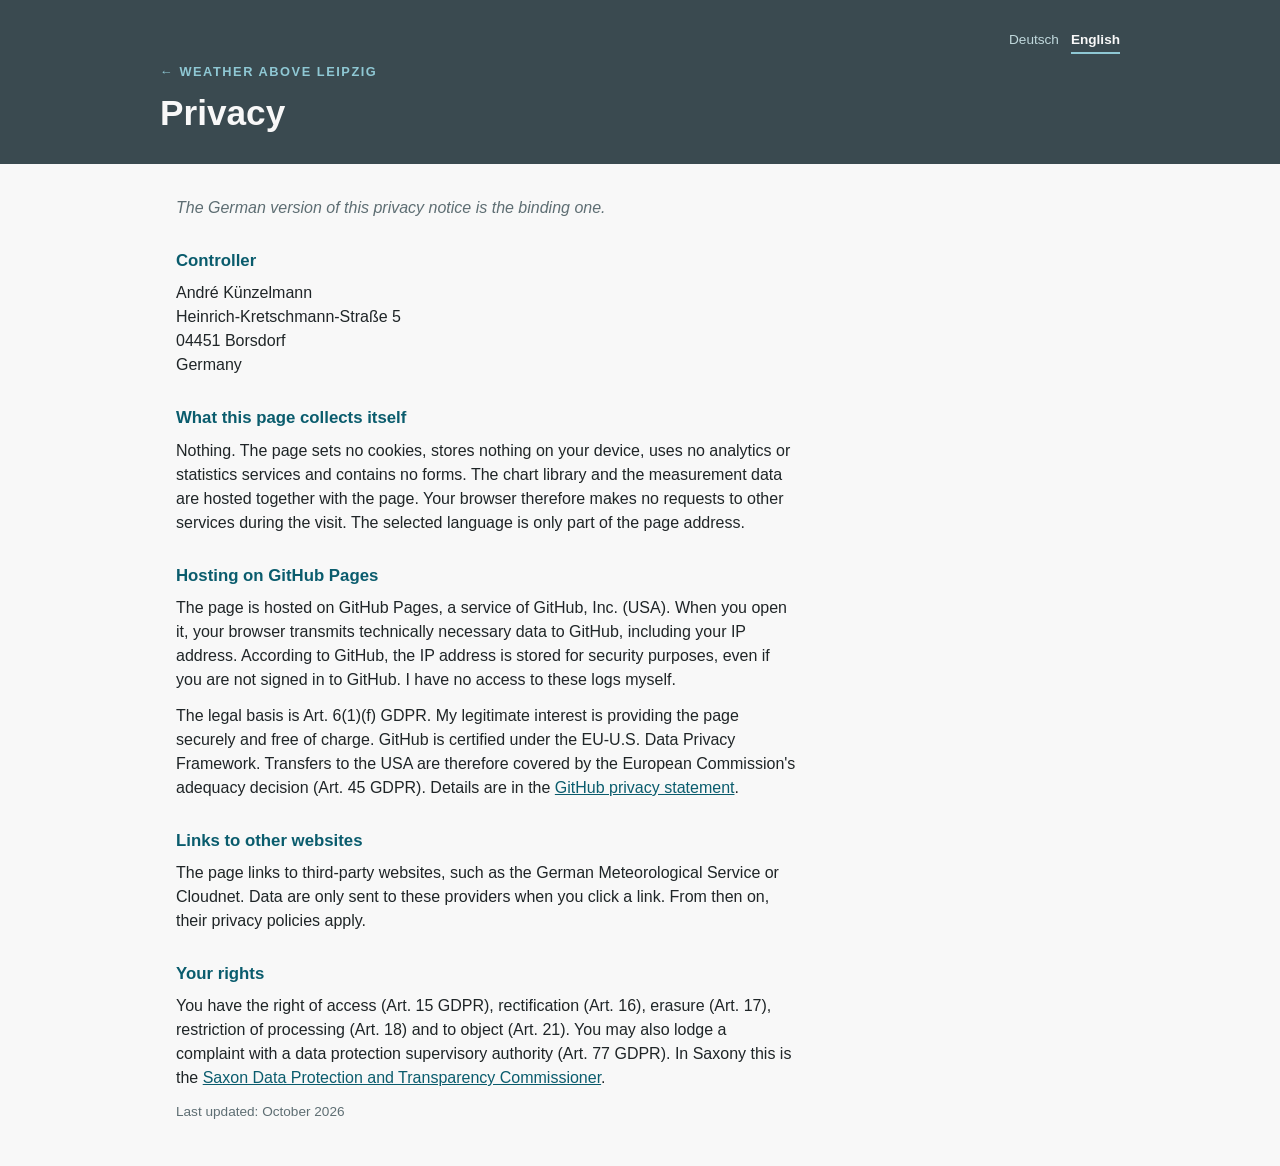
<file: app/datenschutz.html>
<!doctype html>
<html lang="de">
<head>
  <meta charset="utf-8">
  <meta name="viewport" content="width=device-width, initial-scale=1">
  <title>Datenschutz – Wetter über Leipzig</title>
  <meta name="robots" content="noindex, nofollow">
  <link rel="icon" href="favicon.svg" type="image/svg+xml">
  <script>
    // Sprache wie auf der Startseite: ?lang=en, sonst Browsersprache
    (function () {
      var wahl = new URLSearchParams(location.search).get("lang");
      var browser = (navigator.language || "de").slice(0, 2) === "de" ? "de" : "en";
      document.documentElement.lang = wahl === "en" || wahl === "de" ? wahl : browser;
    })();
  </script>
  <link rel="stylesheet" href="style.css">
</head>
<body data-titel-de="Datenschutz – Wetter über Leipzig" data-titel-en="Privacy – Weather above Leipzig">
  <header class="kopf kopf-klein">
    <nav class="sprache" aria-label="Sprache / Language">
      <a href="?lang=de" hreflang="de" lang="de">Deutsch</a>
      <a href="?lang=en" hreflang="en" lang="en">English</a>
    </nav>
    <p class="oberzeile"><a href="./" data-intern><span data-sprache="de">← Wetter über Leipzig</span><span data-sprache="en">← Weather above Leipzig</span></a></p>
    <h1><span data-sprache="de">Datenschutz</span><span data-sprache="en">Privacy</span></h1>
  </header>

  <main class="rechtstext">
    <p class="hinweis-sprache" data-sprache="en">The German version of this privacy notice is the binding one.</p>
    <h2><span data-sprache="de">Verantwortlich</span><span data-sprache="en">Controller</span></h2>
    <p>André Künzelmann<br>
    Heinrich-Kretschmann-Straße 5<br>
    04451 Borsdorf<br>
    <span data-sprache="en">Germany</span></p>

    <h2><span data-sprache="de">Was diese Seite selbst erhebt</span><span data-sprache="en">What this page collects itself</span></h2>
    <p data-sprache="de">Nichts. Die Seite setzt keine Cookies, speichert nichts auf Ihrem Gerät, nutzt keine Analyse- oder Statistikdienste und enthält keine Formulare. Die Diagramm-Bibliothek und die Messdaten liegen mit auf dem Server der Seite. Ihr Browser stellt beim Besuch deshalb keine Anfragen an weitere Dienste. Die gewählte Sprache steht nur in der Adresse der Seite.</p>
    <p data-sprache="en">Nothing. The page sets no cookies, stores nothing on your device, uses no analytics or statistics services and contains no forms. The chart library and the measurement data are hosted together with the page. Your browser therefore makes no requests to other services during the visit. The selected language is only part of the page address.</p>

    <h2><span data-sprache="de">Bereitstellung über GitHub Pages</span><span data-sprache="en">Hosting on GitHub Pages</span></h2>
    <p data-sprache="de">Die Seite liegt bei GitHub Pages, einem Dienst der GitHub, Inc. (USA). Beim Aufruf übermittelt Ihr Browser technisch notwendige Daten an GitHub, darunter Ihre IP-Adresse. Nach eigenen Angaben speichert GitHub die IP-Adresse aus Sicherheitsgründen, auch wenn Sie nicht bei GitHub angemeldet sind. Ich selbst habe keinen Zugriff auf diese Protokolle.</p>
    <p data-sprache="de">Rechtsgrundlage ist Art. 6 Abs. 1 lit. f DSGVO. Mein berechtigtes Interesse ist eine sichere und kostenfreie Bereitstellung der Seite. GitHub ist nach dem EU-US-Datenschutzrahmen (EU-U.S. Data Privacy Framework) zertifiziert. Für Übermittlungen in die USA gilt damit der Angemessenheitsbeschluss der EU-Kommission (Art. 45 DSGVO). Einzelheiten stehen in der <a href="https://docs.github.com/de/site-policy/privacy-policies/github-general-privacy-statement">Datenschutzerklärung von GitHub</a>.</p>
    <p data-sprache="en">The page is hosted on GitHub Pages, a service of GitHub, Inc. (USA). When you open it, your browser transmits technically necessary data to GitHub, including your IP address. According to GitHub, the IP address is stored for security purposes, even if you are not signed in to GitHub. I have no access to these logs myself.</p>
    <p data-sprache="en">The legal basis is Art. 6(1)(f) GDPR. My legitimate interest is providing the page securely and free of charge. GitHub is certified under the EU-U.S. Data Privacy Framework. Transfers to the USA are therefore covered by the European Commission's adequacy decision (Art. 45 GDPR). Details are in the <a href="https://docs.github.com/en/site-policy/privacy-policies/github-general-privacy-statement">GitHub privacy statement</a>.</p>

    <h2><span data-sprache="de">Links zu anderen Seiten</span><span data-sprache="en">Links to other websites</span></h2>
    <p data-sprache="de">Die Seite verlinkt auf Angebote Dritter, etwa den Deutschen Wetterdienst oder Cloudnet. Daten gehen erst dann an diese Anbieter, wenn Sie einen Link anklicken. Ab dann gelten deren Datenschutzbestimmungen.</p>
    <p data-sprache="en">The page links to third-party websites, such as the German Meteorological Service or Cloudnet. Data are only sent to these providers when you click a link. From then on, their privacy policies apply.</p>

    <h2><span data-sprache="de">Ihre Rechte</span><span data-sprache="en">Your rights</span></h2>
    <p data-sprache="de">Sie haben das Recht auf Auskunft (Art. 15 DSGVO), Berichtigung (Art. 16), Löschung (Art. 17), Einschränkung der Verarbeitung (Art. 18) und Widerspruch (Art. 21). Außerdem können Sie sich bei einer Datenschutz-Aufsichtsbehörde beschweren (Art. 77 DSGVO). In Sachsen ist das die <a href="https://www.datenschutz.sachsen.de/">Sächsische Datenschutz- und Transparenzbeauftragte</a>.</p>
    <p data-sprache="en">You have the right of access (Art. 15 GDPR), rectification (Art. 16), erasure (Art. 17), restriction of processing (Art. 18) and to object (Art. 21). You may also lodge a complaint with a data protection supervisory authority (Art. 77 GDPR). In Saxony this is the <a href="https://www.datenschutz.sachsen.de/">Saxon Data Protection and Transparency Commissioner</a>.</p>

    <p class="stand"><span data-sprache="de">Stand: Oktober 2026</span><span data-sprache="en">Last updated: October 2026</span></p>
  </main>
  <script src="i18n.js"></script>
</body>
</html>
</file>
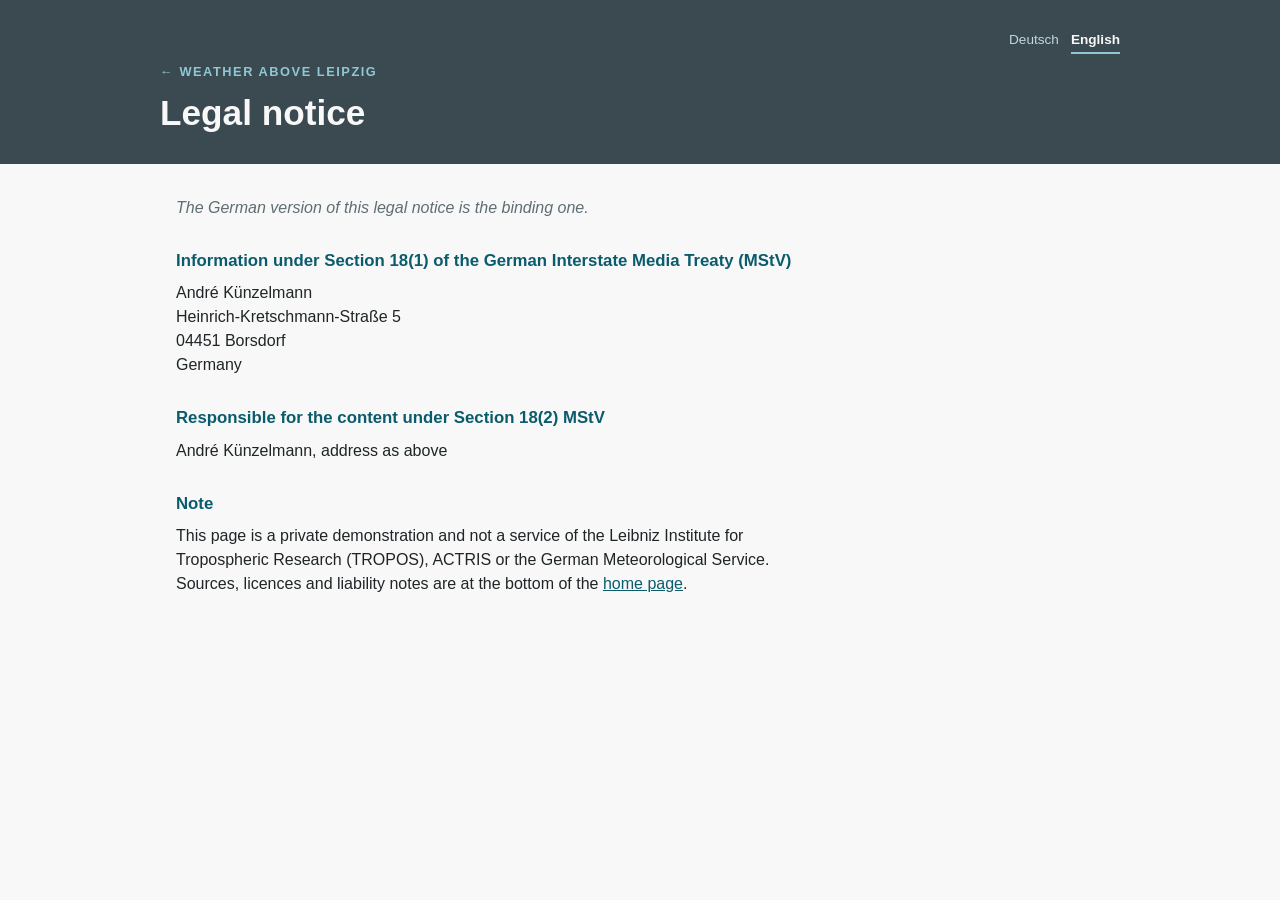
<file: app/impressum.html>
<!doctype html>
<html lang="de">
<head>
  <meta charset="utf-8">
  <meta name="viewport" content="width=device-width, initial-scale=1">
  <title>Impressum – Wetter über Leipzig</title>
  <meta name="robots" content="noindex, nofollow">
  <link rel="icon" href="favicon.svg" type="image/svg+xml">
  <script>
    // Sprache wie auf der Startseite: ?lang=en, sonst Browsersprache
    (function () {
      var wahl = new URLSearchParams(location.search).get("lang");
      var browser = (navigator.language || "de").slice(0, 2) === "de" ? "de" : "en";
      document.documentElement.lang = wahl === "en" || wahl === "de" ? wahl : browser;
    })();
  </script>
  <link rel="stylesheet" href="style.css">
</head>
<body data-titel-de="Impressum – Wetter über Leipzig" data-titel-en="Legal notice – Weather above Leipzig">
  <header class="kopf kopf-klein">
    <nav class="sprache" aria-label="Sprache / Language">
      <a href="?lang=de" hreflang="de" lang="de">Deutsch</a>
      <a href="?lang=en" hreflang="en" lang="en">English</a>
    </nav>
    <p class="oberzeile"><a href="./" data-intern><span data-sprache="de">← Wetter über Leipzig</span><span data-sprache="en">← Weather above Leipzig</span></a></p>
    <h1><span data-sprache="de">Impressum</span><span data-sprache="en">Legal notice</span></h1>
  </header>

  <main class="rechtstext">
    <p class="hinweis-sprache" data-sprache="en">The German version of this legal notice is the binding one.</p>
    <h2><span data-sprache="de">Angaben nach §&nbsp;18 Abs.&nbsp;1 Medienstaatsvertrag</span><span data-sprache="en">Information under Section 18(1) of the German Interstate Media Treaty (MStV)</span></h2>
    <p>André Künzelmann<br>
    Heinrich-Kretschmann-Straße 5<br>
    04451 Borsdorf<br>
    <span data-sprache="en">Germany</span></p>

    <h2><span data-sprache="de">Verantwortlich für den Inhalt nach §&nbsp;18 Abs.&nbsp;2 Medienstaatsvertrag</span><span data-sprache="en">Responsible for the content under Section 18(2) MStV</span></h2>
    <p><span data-sprache="de">André Künzelmann, Anschrift wie oben</span><span data-sprache="en">André Künzelmann, address as above</span></p>

    <h2><span data-sprache="de">Hinweis</span><span data-sprache="en">Note</span></h2>
    <p data-sprache="de">Diese Seite ist eine private Demonstration und kein Angebot des Leibniz-Instituts für Troposphärenforschung (TROPOS), von ACTRIS oder des Deutschen Wetterdienstes. Quellen, Lizenzen und Hinweise zur Haftung stehen am Ende der <a href="./" data-intern>Startseite</a>.</p>
    <p data-sprache="en">This page is a private demonstration and not a service of the Leibniz Institute for Tropospheric Research (TROPOS), ACTRIS or the German Meteorological Service. Sources, licences and liability notes are at the bottom of the <a href="./" data-intern>home page</a>.</p>
  </main>
  <script src="i18n.js"></script>
</body>
</html>
</file>
<file: app/style.css>
/* Farben aus Andrés Branding. Alle Farben stehen hier an einer Stelle,
   der Rest der Datei verweist nur auf diese Variablen. */
:root {
  --anthrazit: #1F2527;
  --offwhite: #F8F8F8;
  --petrol: #0A5C6D;
  --dunkelgrau: #3A4A50;
  --linie: #DDE3E5;
  --gedaempft: #5E6E73;
  --flaeche: #FFFFFF;
}

* { box-sizing: border-box; }

body {
  margin: 0;
  background: var(--offwhite);
  color: var(--anthrazit);
  font-family: "Helvetica Neue", Helvetica, Arial, sans-serif;
  line-height: 1.5;
}

a { color: var(--petrol); }

/* Kopfbereich in Dunkelgrau, nicht schwarz */
.kopf {
  background: var(--dunkelgrau);
  color: var(--offwhite);
  padding: 48px 16px 40px;
}
.kopf > * { max-width: 960px; margin-left: auto; margin-right: auto; }
.oberzeile {
  margin-top: 0;
  font-size: 0.8rem;
  letter-spacing: 0.12em;
  text-transform: uppercase;
  color: #8FC8D4;
  font-weight: 700;
}
h1 { margin: 0.2em auto; font-size: clamp(2rem, 5vw, 3rem); line-height: 1.1; }
.unterzeile { margin-bottom: 0; color: #C0D8DC; }

main { max-width: 960px; margin: 0 auto; padding: 32px 16px; }

.karte {
  background: var(--flaeche);
  border: 1px solid var(--linie);
  border-radius: 6px;
  padding: 24px;
}
.karte-kopf {
  display: flex;
  flex-wrap: wrap;
  justify-content: space-between;
  align-items: baseline;
  gap: 8px;
  margin-bottom: 16px;
}
h2 { margin: 0; font-size: 1.25rem; color: var(--petrol); }
.zeitstempel { margin: 0; color: var(--gedaempft); font-size: 0.9rem; }

/* Raster für die Messwerte: so viele Spalten, wie Platz ist, mindestens 180 px breit */
.werte {
  display: grid;
  grid-template-columns: repeat(auto-fit, minmax(180px, 1fr));
  gap: 16px;
  margin: 0;
}
.wert {
  border-top: 2px solid var(--petrol);
  padding-top: 8px;
}
.wert dt { font-size: 0.85rem; color: var(--gedaempft); }
.wert dd { margin: 4px 0 0; font-size: 1.5rem; font-weight: 700; }
.wert.gross { grid-column: 1 / -1; }
.wert.gross dd { font-size: 3.5rem; line-height: 1; }
.klein { font-size: 0.9rem; font-weight: 400; color: var(--gedaempft); }

/* Abstand zwischen den Karten */
.karte + .karte { margin-top: 24px; }

.hinweis { margin: 0 0 16px; color: var(--anthrazit); max-width: 70ch; }
.hinweis.klein { margin: 16px 0 0; }

/* Diagramme */
.diagramm { margin: 0 0 24px; }
.diagramm figcaption { font-size: 0.9rem; color: var(--gedaempft); margin-bottom: 4px; }
.diagramm .titel { font-weight: 700; color: var(--anthrazit); }
.diagramm .u-legend { font-size: 0.8rem; text-align: left; }
.diagramm .u-legend .u-series th { font-weight: 400; }

/* Quellenvermerk direkt unter den Daten */
.quelle { margin: 16px 0 0; font-size: 0.8rem; color: var(--gedaempft); }

.fuss {
  max-width: 960px;
  margin: 0 auto;
  padding: 0 16px 40px;
  font-size: 0.85rem;
  color: var(--gedaempft);
}
/* Farblegende der Wolkenklassifikation */
.klassen-legende {
  list-style: none;
  margin: -8px 0 16px;
  padding: 0;
  display: grid;
  grid-template-columns: repeat(auto-fill, minmax(200px, 1fr));
  gap: 6px 16px;
  font-size: 0.8rem;
  color: var(--anthrazit);
}
.klassen-legende li { display: flex; align-items: center; gap: 8px; }
.farbfeld { width: 14px; height: 14px; flex: none; border: 1px solid var(--linie); }

/* Hinweis bei veralteten Daten */
.warnung {
  margin: 0 0 24px;
  padding: 12px 16px;
  border-left: 4px solid #C0712B;
  background: #FBF1E8;
  color: var(--anthrazit);
}
.keine-daten { margin: 0; padding: 32px 0; text-align: center; color: var(--gedaempft); }

/* Aufklappbare Erklärungen */
.erklaerung { border-top: 1px solid var(--linie); padding: 12px 0; max-width: 70ch; }
.erklaerung:last-of-type { border-bottom: 1px solid var(--linie); }
.erklaerung summary { cursor: pointer; font-weight: 700; color: var(--petrol); }
.erklaerung p { margin: 10px 0 0; }
.karte h2 + .hinweis { margin-top: 12px; }

/* Schmale Bildschirme (Handy): weniger Innenabstand, zwei Spalten Messwerte */
@media (max-width: 600px) {
  .kopf { padding: 32px 16px 28px; }
  main { padding: 20px 16px; }
  .karte { padding: 16px 12px; }
  .werte { grid-template-columns: repeat(2, minmax(0, 1fr)); gap: 12px; }
  .wert dd { font-size: 1.2rem; }
  .wert.gross dd { font-size: 3rem; }
}

.fuss-titel { font-size: 1rem; color: var(--anthrazit); margin: 0 0 8px; }
.fuss ul { margin: 0 0 16px; padding-left: 1.2em; }
.fuss li + li { margin-top: 6px; }
.fuss p + .fuss-titel { margin-top: 24px; }

/* Impressum und Datenschutz */
.kopf-klein { padding: 28px 16px 24px; }
.kopf-klein h1 { font-size: clamp(1.6rem, 4vw, 2.2rem); }
.oberzeile a { color: inherit; text-decoration: none; }
.rechtstext > * { max-width: 70ch; }
.rechtstext h2 { font-size: 1.05rem; margin: 28px 0 8px; }
.rechtstext h2:first-child { margin-top: 0; }
.rechtstext p { margin: 0 0 12px; }
.stand { color: var(--gedaempft); font-size: 0.85rem; margin-top: 28px; }
.rechtliches { margin-top: 24px; font-weight: 700; }

/* Zweisprachigkeit: Texte der jeweils anderen Sprache ausblenden */
html[lang="de"] [data-sprache="en"],
html[lang="en"] [data-sprache="de"] { display: none !important; }

/* Sprachwahl oben rechts im Kopf */
.kopf { position: relative; }
.sprache { display: flex; justify-content: flex-end; gap: 12px; font-size: 0.85rem; margin-bottom: 8px; }
.sprache a { color: #C0D8DC; text-decoration: none; padding: 2px 0; }
html[lang="de"] .sprache a[hreflang="de"],
html[lang="en"] .sprache a[hreflang="en"] { color: var(--offwhite); font-weight: 700; border-bottom: 2px solid #8FC8D4; }

/* Text und Lageskizze nebeneinander, auf dem Handy untereinander */
.stationen { display: grid; grid-template-columns: 1fr minmax(240px, 340px); gap: 24px; align-items: start; margin-bottom: 8px; }
.karte-skizze { margin: 0; }
.karte-skizze svg { width: 100%; height: auto; display: block; border: 1px solid var(--linie); }
.karte-skizze .station { font-size: 22px; font-weight: 700; fill: var(--anthrazit); }
.karte-skizze .ort { font-size: 18px; fill: var(--gedaempft); }
@media (max-width: 700px) {
  .stationen { grid-template-columns: 1fr; }
}
.hinweis-sprache { color: var(--gedaempft); font-style: italic; }
</file>
